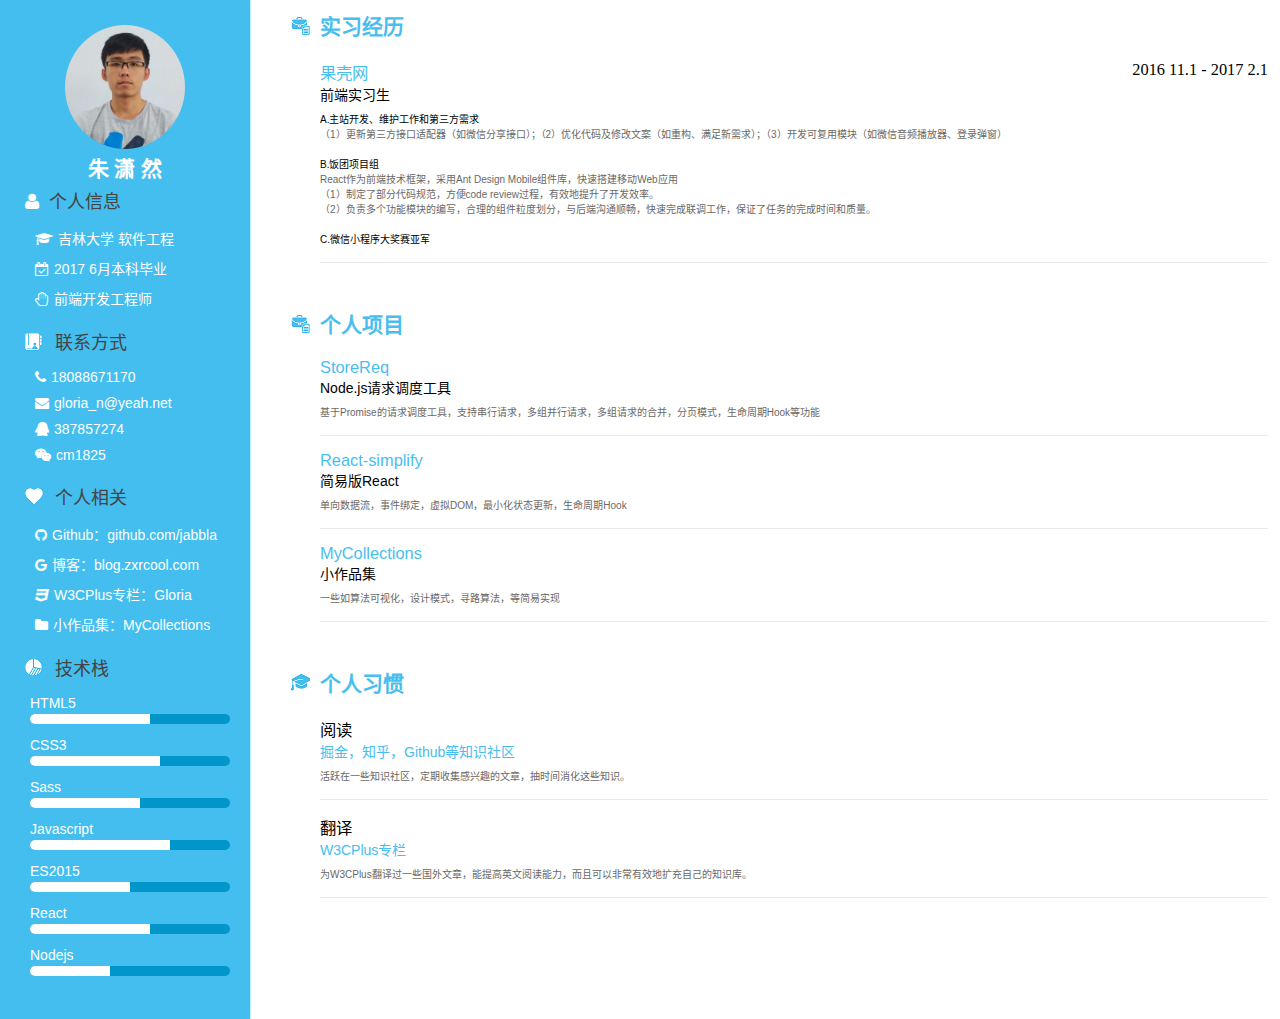
<file: index.html>
<!DOCTYPE html>
<html lang="zh-CN">
<head>
    <meta charset="UTF-8">
    <title>朱潇然的简历</title>
    <link rel="stylesheet" href="reset.css">
    <link rel="stylesheet" href="main.css">
    <link rel="stylesheet" href="common.css">
    <link rel="stylesheet" href="./FA/FA/css/font-awesome.min.css">
</head>
<body>
    <div class="container">
        <div class="bottom clearfix">
            <div class="right fl">
                <div class="inner">
                    <section style="margin-bottom: 10px;" class="self">
                        <img style="width: 120px;border-radius: 50%;margin-left:40px;" src="photo.jpg" alt="">
                        <h2 style="text-align: center;margin-left: -10px;">朱 潇 然</h2>
                    </section>
                    <section class="self">
                        <h2 class="title"><i class="fa fa-user icon" aria-hidden="true"></i>个人信息</h2>
                        <ul class="contact-list">
                            <li class="trem"><i class="fa fa-graduation-cap icon" aria-hidden="true"></i>吉林大学 软件工程</li>
                            <li class="trem"><i class="fa fa-calendar-check-o icon" aria-hidden="true"></i>2017 6月本科毕业</li>
                            <li class="trem"><i class="fa fa-hand-stop-o icon" aria-hidden="true"></i>前端开发工程师</li>
                        </ul>
                    </section>
                    <section class="contact">
                        <h2 class="title">联系方式</h2>
                        <ul class="contact-list">
                            <li class="trem"><i class="fa fa-phone icon" aria-hidden="true"></i>18088671170</li>
                            <li class="trem"><i class="fa fa-envelope icon" aria-hidden="true"></i>gloria_n@yeah.net</li>
                            <li class="trem"><i class="fa fa-qq icon" aria-hidden="true"></i>387857274</li>
                            <li class="trem"><i class="fa fa-weixin icon" aria-hidden="true"></i>cm1825</li>
                        </ul>
                    </section>
                    <section class="relate">
                        <h2 class="title">个人相关</h2>
                        <ul>
                            <li class="trem"><i class="fa fa-github icon" aria-hidden="true"></i>Github：<a href="https://github.com/jabbla" class="link">github.com/jabbla</a></li>
                            <li class="trem"><i class="fa fa-google icon" aria-hidden="true"></i>博客：<a href="https://blog.zxrcool.com" alt="https://blog.zxrcool.com" class="link">blog.zxrcool.com</a></li>
                            <li class="trem"><i class="fa fa-css3 icon" aria-hidden="true"></i>W3CPlus专栏：<a href="http://www.w3cplus.com/blogs/gloria" class="link">Gloria</a></li>
                            <li class="trem"><i class="fa fa-folder icon" aria-hidden="true"></i>小作品集：<a href="http://blog.zxrcool.com/MyCollections" class="link">MyCollections</a></li>
                        </ul>
                    </section>
                    <section class="skill">
                        <h2 class="title">技术栈</h2>
                        <ul>
                            <li class="trem">HTML5 <span class="html bar"></span></li>
                            <li class="trem">CSS3 <span class="css bar"></span></li>
                            <li class="trem">Sass <span class="sass bar"></span></li>
                            <li class="trem">Javascript <span class="js bar"></span></li>
                            <li class="trem">ES2015 <span class="es6 bar"></span></li>
                            <li class="trem">React <span class="vue bar"></span></li>
                            <li class="trem">Nodejs <span class="nodejs bar"></span></li>
                        </ul> 
                    </section>
                </div>
            </div>
            <div class="left fr">
                <div class="project card">
                    <h2 class="title">实习经历</h2>
                    <section class="item">
                        <h3 class="project-name"><span class="primary">果壳网</span><span class="subtitle">2016 11.1 - 2017 2.1</span></h3>
                        <p class="intro">前端实习生</p>
                        <p class="content"><span class="work">A.主站开发、维护工作和第三方需求</span><br/>
                        （1）更新第三方接口适配器（如微信分享接口）；（2）优化代码及修改文案（如重构、满足新需求）；（3）开发可复用模块（如微信音频播放器、登录弹窗）</p>
                        <p class="content"><span class="work">B.饭团项目组</span><br/>
                            React作为前端技术框架，采用Ant Design Mobile组件库，快速搭建移动Web应用<br/>
                            （1）制定了部分代码规范，方便code review过程，有效地提升了开发效率。<br/>
                            （2）负责多个功能模块的编写，合理的组件粒度划分，与后端沟通顺畅，快速完成联调工作，保证了任务的完成时间和质量。
                        </p>
                        <p class="content"><span class="work">C.微信小程序大奖赛亚军</span>
                        </p>
                    </section>
                </div>
                <div class="project card">
                    <h2 class="title">个人项目</h2>
                    <section class="item">
                        <h3 class="project-name"><a class="link" href="https://github.com/jabbla/StoreReq">StoreReq</a></h3>
                        <p class="intro">Node.js请求调度工具</p>
                        <p class="content">基于Promise的请求调度工具，支持串行请求，多组并行请求，多组请求的合并，分页模式，生命周期Hook等功能</p>
                    </section>
                    <section class="item">
                        <h3 class="project-name"> <a href="https://github.com/jabbla/React-simplify" class="link">React-simplify</a></h3>
                        <p class="intro">简易版React</p>
                        <p class="content">单向数据流，事件绑定，虚拟DOM，最小化状态更新，生命周期Hook</p>
                    </section>
                    <section class="item">
                        <h3 class="project-name"> <a href="http://blog.zxrcool.com/MyCollections" class="link">MyCollections</a></h3>
                        <p class="intro">小作品集</p>
                        <p class="content">一些如算法可视化，设计模式，寻路算法，等简易实现</p>
                    </section>
                </div>
                <div class="habbit card">
                    <h2 class="title">个人习惯</h2>
                    <section class="item">
                        <h3 class="project-name">阅读</h3>
                        <p class="intro primary">掘金，知乎，Github等知识社区</p>
                        <p class="content">活跃在一些知识社区，定期收集感兴趣的文章，抽时间消化这些知识。</p>
                    </section>
                    <section class="item">
                        <h3 class="project-name">翻译</h3>
                        <p class="intro"><a href="http://www.w3cplus.com/blogs/gloria" class="link">W3CPlus专栏</a></p>
                        <p class="content">为W3CPlus翻译过一些国外文章，能提高英文阅读能力，而且可以非常有效地扩充自己的知识库。</p>
                    </section>
                </div>
            </div>
        </div>
    </div>
</body>
</html>
</file>
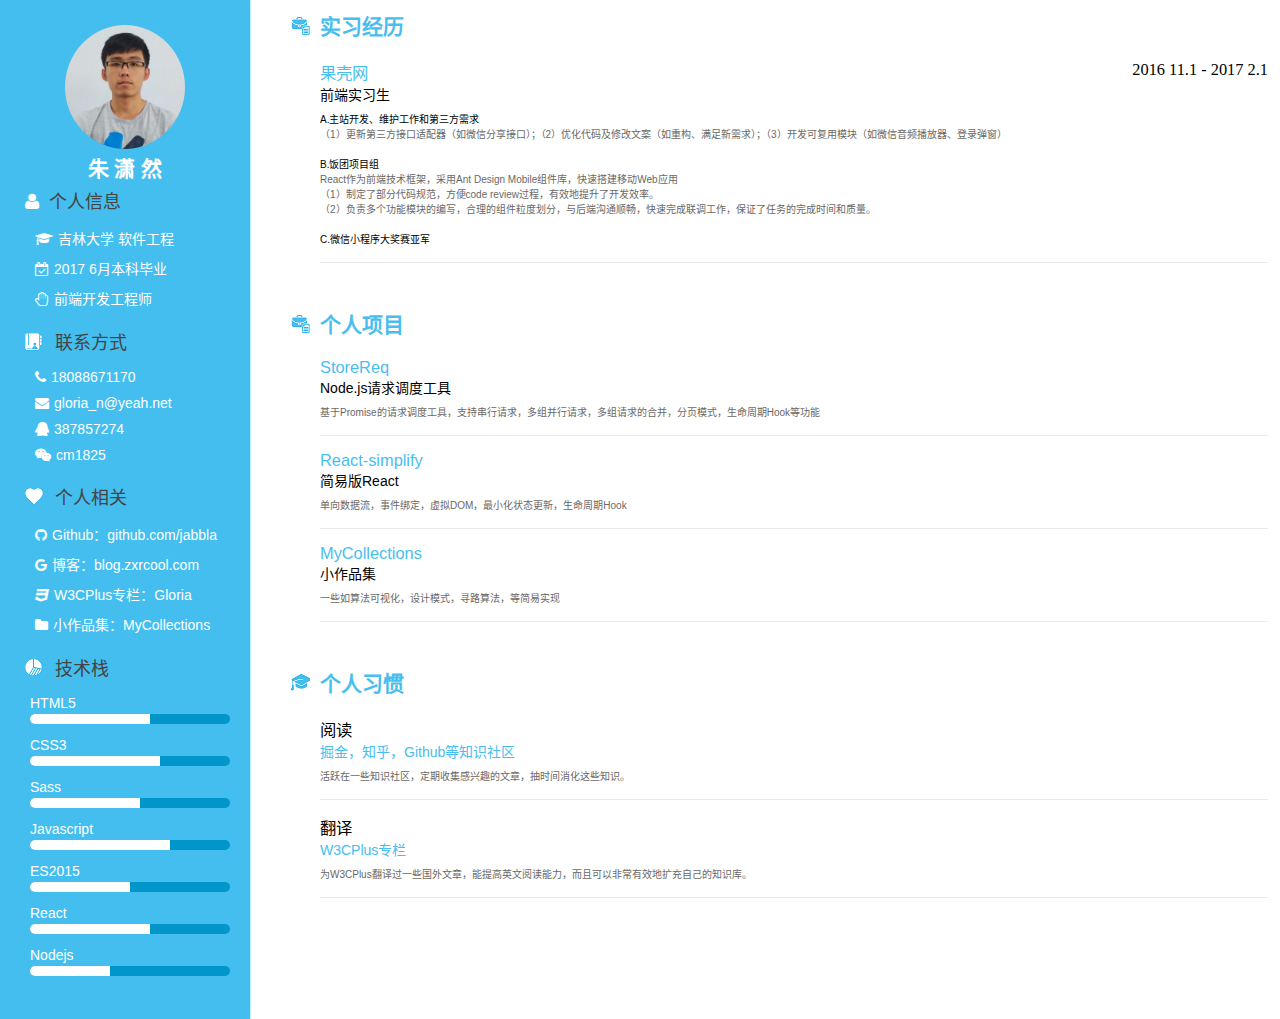
<file: resume 2.0.html>
<!DOCTYPE html>
<html lang="zh-CN">
<head>
    <meta charset="UTF-8">
    <title>朱潇然的简历</title>
    <link rel="stylesheet" href="reset.css">
    <link rel="stylesheet" href="main.css">
    <link rel="stylesheet" href="common.css">
    <link rel="stylesheet" href="./FA/FA/css/font-awesome.css">
</head>
<body>
    <div class="container">
        <div class="bottom clearfix">
            <div class="right fl">
                <div class="inner">
                    <section style="margin-bottom: 10px;" class="self">
                        <img style="width: 120px;border-radius: 50%;margin-left:40px;" src="photo.jpg" alt="">
                        <h2 style="text-align: center;margin-left: -10px;">朱 潇 然</h2>
                    </section>
                    <section class="self">
                        <h2 class="title"><i class="fa fa-user icon" aria-hidden="true"></i>个人信息</h2>
                        <ul class="contact-list">
                            <li class="trem"><i class="fa fa-graduation-cap icon" aria-hidden="true"></i>吉林大学 软件工程</li>
                            <li class="trem"><i class="fa fa-calendar-check-o icon" aria-hidden="true"></i>2017 6月本科毕业</li>
                            <li class="trem"><i class="fa fa-hand-stop-o icon" aria-hidden="true"></i>前端开发工程师</li>
                        </ul>
                    </section>
                    <section class="contact">
                        <h2 class="title">联系方式</h2>
                        <ul class="contact-list">
                            <li class="trem"><i class="fa fa-phone icon" aria-hidden="true"></i>18088671170</li>
                            <li class="trem"><i class="fa fa-envelope icon" aria-hidden="true"></i>gloria_n@yeah.net</li>
                            <li class="trem"><i class="fa fa-qq icon" aria-hidden="true"></i>387857274</li>
                            <li class="trem"><i class="fa fa-weixin icon" aria-hidden="true"></i>cm1825</li>
                        </ul>
                    </section>
                    <section class="relate">
                        <h2 class="title">个人相关</h2>
                        <ul>
                            <li class="trem"><i class="fa fa-github icon" aria-hidden="true"></i>Github：<a href="https://github.com/jabbla" class="link">github.com/jabbla</a></li>
                            <li class="trem"><i class="fa fa-google icon" aria-hidden="true"></i>博客：<a href="https://blog.zxrcool.com" class="link">blog.zxrcool.com</a></li>
                            <li class="trem"><i class="fa fa-css3 icon" aria-hidden="true"></i>W3CPlus专栏：<a href="http://www.w3cplus.com/blogs/gloria" class="link">Gloria</a></li>
                            <li class="trem"><i class="fa fa-folder icon" aria-hidden="true"></i>小作品集：<a href="http://blog.zxrcool.com/MyCollections" class="link">MyCollections</a></li>
                        </ul>
                    </section>
                    <section class="skill">
                        <h2 class="title">技术栈</h2>
                        <ul>
                            <li class="trem">HTML5 <span class="html bar"></span></li>
                            <li class="trem">CSS3 <span class="css bar"></span></li>
                            <li class="trem">Sass <span class="sass bar"></span></li>
                            <li class="trem">Javascript <span class="js bar"></span></li>
                            <li class="trem">ES2015 <span class="es6 bar"></span></li>
                            <li class="trem">React <span class="vue bar"></span></li>
                            <li class="trem">Nodejs <span class="nodejs bar"></span></li>
                        </ul> 
                    </section>
                </div>
            </div>
            <div class="left fr">
                <div class="project card">
                    <h2 class="title">实习经历</h2>
                    <section class="item">
                        <h3 class="project-name"><span class="primary">果壳网</span><span class="subtitle">2016 11.1 - 2017 2.1</span></h3>
                        <p class="intro">前端实习生</p>
                        <p class="content"><span class="work">A.主站开发、维护工作和第三方需求</span><br/>
                        （1）更新第三方接口适配器（如微信分享接口）；（2）优化代码及修改文案（如重构、满足新需求）；（3）开发可复用模块（如微信音频播放器、登录弹窗）</p>
                        <p class="content"><span class="work">B.饭团项目组</span><br/>
                            React作为前端技术框架，采用Ant Design Mobile组件库，快速搭建移动Web应用<br/>
                            （1）制定了部分代码规范，方便code review过程，有效地提升了开发效率。<br/>
                            （2）负责多个功能模块的编写，合理的组件粒度划分，与后端沟通顺畅，快速完成联调工作，保证了任务的完成时间和质量。
                        </p>
                        <p class="content"><span class="work">C.微信小程序大奖赛亚军</span>
                        </p>
                    </section>
                </div>
                <div class="project card">
                    <h2 class="title">个人项目</h2>
                    <section class="item">
                        <h3 class="project-name"><a class="link" href="https://github.com/jabbla/StoreReq">StoreReq</a></h3>
                        <p class="intro">Node.js请求调度工具</p>
                        <p class="content">基于Promise的请求调度工具，支持串行请求，多组并行请求，多组请求的合并，分页模式，生命周期Hook等功能</p>
                    </section>
                    <section class="item">
                        <h3 class="project-name"> <a href="https://github.com/jabbla/React-simplify" class="link">React-simplify</a></h3>
                        <p class="intro">简易版React</p>
                        <p class="content">单向数据流，事件绑定，虚拟DOM，最小化状态更新，生命周期Hook</p>
                    </section>
                    <section class="item">
                        <h3 class="project-name"> <a href="http://blog.zxrcool.com/MyCollections" class="link">MyCollections</a></h3>
                        <p class="intro">小作品集</p>
                        <p class="content">一些如算法可视化，设计模式，寻路算法，等简易实现</p>
                    </section>
                </div>
                <div class="habbit card">
                    <h2 class="title">个人习惯</h2>
                    <section class="item">
                        <h3 class="project-name">阅读</h3>
                        <p class="intro primary">掘金，知乎，Github等知识社区</p>
                        <p class="content">活跃在一些知识社区，定期收集感兴趣的文章，抽时间消化这些知识。</p>
                    </section>
                    <section class="item">
                        <h3 class="project-name">翻译</h3>
                        <p class="intro"><a href="http://www.w3cplus.com/blogs/gloria" class="link">W3CPlus专栏</a></p>
                        <p class="content">为W3CPlus翻译过一些国外文章，能提高英文阅读能力，而且可以非常有效地扩充自己的知识库。</p>
                    </section>
                </div>
            </div>
        </div>
    </div>
</body>
</html>
</file>
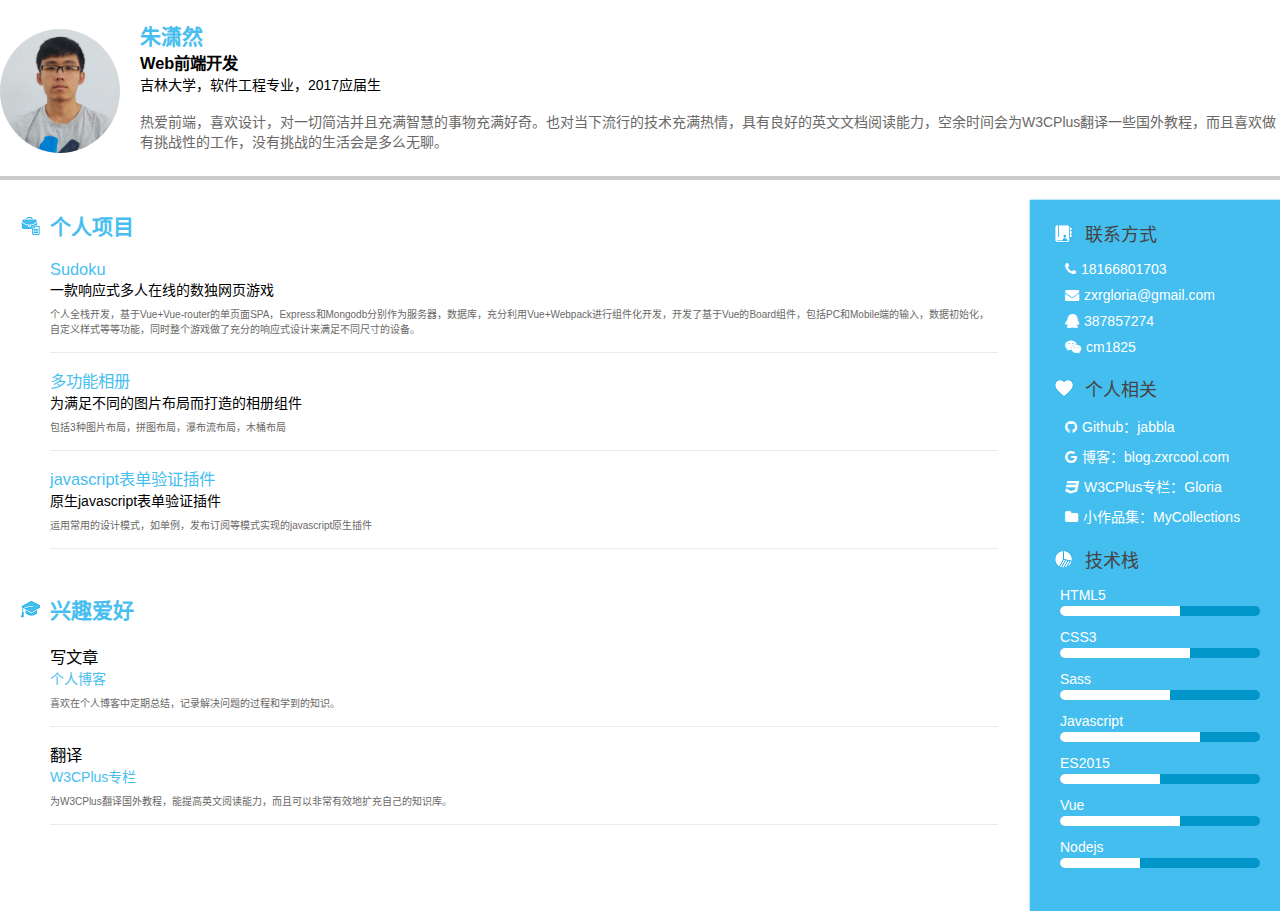
<file: resume.html>
<!DOCTYPE html>
<html lang="zh-CN">
<head>
    <meta charset="UTF-8">
    <title>朱潇然的简历</title>
    <link rel="stylesheet" href="reset.css">
    <link rel="stylesheet" href="main.css">
    <link rel="stylesheet" href="common.css">
    <link rel="stylesheet" href="./FA/FA/css/font-awesome.css">
</head>
<body>
    <div class="container">
        <div class="top">
            <div class="photo-wraper fl">
                <img src="photo.jpg" alt="" class="photo">    
            </div>
            
            <div class="info fl">
                <h2 class="name">朱潇然</h2>
                <h3 class="direction">Web前端开发</h3>
                <p class="presentation">
                    吉林大学，软件工程专业，2017应届生
                    <p  class="grey" style="position: absolute; bottom: 25px;">
                        热爱前端，喜欢设计，对一切简洁并且充满智慧的事物充满好奇。也对当下流行的技术充满热情，具有良好的英文文档阅读能力，空余时间会为W3CPlus翻译一些国外教程，而且喜欢做有挑战性的工作，没有挑战的生活会是多么无聊。    
                    </p>
                </p>
            </div>
        </div>
        <div class="bottom clearfix">
            <div class="left fl">
                <div class="project card">
                    <h2 class="title">个人项目</h2>
                    <section class="item">
                        <h3 class="project-name"><a class="link" href="http://sudo.zxrcool.com">Sudoku</a></h3>
                        <p class="intro">一款响应式多人在线的数独网页游戏</p>
                        <p class="content">个人全栈开发，基于Vue+Vue-router的单页面SPA，Express和Mongodb分别作为服务器，数据库，充分利用Vue+Webpack进行组件化开发，开发了基于Vue的Board组件，包括PC和Mobile端的输入，数据初始化，自定义样式等等功能，同时整个游戏做了充分的响应式设计来满足不同尺寸的设备。</p>
                    </section>
                    <section class="item">
                        <h3 class="project-name"> <a href="https://github.com/jabbla/MyCollections/tree/master/muti_album" class="link">多功能相册</a></h3>
                        <p class="intro">为满足不同的图片布局而打造的相册组件</p>
                        <p class="content">包括3种图片布局，拼图布局，瀑布流布局，木桶布局</p>
                    </section>
                    <section class="item">
                        <h3 class="project-name"> <a href="https://github.com/jabbla/MyCollections/tree/master/form_validate" class="link">javascript表单验证插件</a></h3>
                        <p class="intro">原生javascript表单验证插件</p>
                        <p class="content">运用常用的设计模式，如单例，发布订阅等模式实现的javascript原生插件</p>
                    </section>
                </div>
                <div class="habbit card">
                    <h2 class="title">兴趣爱好</h2>
                    <section class="item">
                        <h3 class="project-name">写文章</h3>
                        <p class="intro"> <a href="http://blog.zxrcool.com" class="link">个人博客</a> </p>
                        <p class="content">喜欢在个人博客中定期总结，记录解决问题的过程和学到的知识。</p>
                    </section>
                    <section class="item">
                        <h3 class="project-name">翻译</h3>
                        <p class="intro"> <a href="http://www.w3cplus.com/blogs/gloria" class="link">W3CPlus专栏</a></p>
                        <p class="content">为W3CPlus翻译国外教程，能提高英文阅读能力，而且可以非常有效地扩充自己的知识库。</p>
                    </section>
                </div>
            </div>
            <div class="right fr">
                <div class="inner">
                    <section class="contact">
                        <h2 class="title">联系方式</h2>
                        <ul class="contact-list">
                            <li class="trem"><i class="fa fa-phone icon" aria-hidden="true"></i>18166801703</li>
                            <li class="trem"><i class="fa fa-envelope icon" aria-hidden="true"></i>zxrgloria@gmail.com</li>
                            <li class="trem"><i class="fa fa-qq icon" aria-hidden="true"></i>387857274</li>
                            <li class="trem"><i class="fa fa-weixin icon" aria-hidden="true"></i>cm1825</li>
                        </ul>
                    </section>
                    <section class="relate">
                        <h2 class="title">个人相关</h2>
                        <ul>
                            <li class="trem"><i class="fa fa-github icon" aria-hidden="true"></i>Github：<a href="https://github.com/jabbla" class="link">jabbla</a></li>
                            <li class="trem"><i class="fa fa-google icon" aria-hidden="true"></i>博客：<a href="https://blog.zxrcool.com" class="link">blog.zxrcool.com</a></li>
                            <li class="trem"><i class="fa fa-css3 icon" aria-hidden="true"></i>W3CPlus专栏：<a href="http://www.w3cplus.com/blogs/gloria" class="link">Gloria</a></li>
                            <li class="trem"><i class="fa fa-folder icon" aria-hidden="true"></i>小作品集：<a href="http://blog.zxrcool.com/MyCollections" class="link">MyCollections</a></li>
                        </ul>
                    </section>
                    <section class="skill">
                        <h2 class="title">技术栈</h2>
                        <ul>
                            <li class="trem">HTML5 <span class="html bar"></span></li>
                            <li class="trem">CSS3 <span class="css bar"></span></li>
                            <li class="trem">Sass <span class="sass bar"></span></li>
                            <li class="trem">Javascript <span class="js bar"></span></li>
                            <li class="trem">ES2015 <span class="es6 bar"></span></li>
                            <li class="trem">Vue <span class="vue bar"></span></li>
                            <li class="trem">Nodejs <span class="nodejs bar"></span></li>
                        </ul> 
                    </section>
                </div>
            </div>
        </div>
    </div>
</body>
</html>
</file>
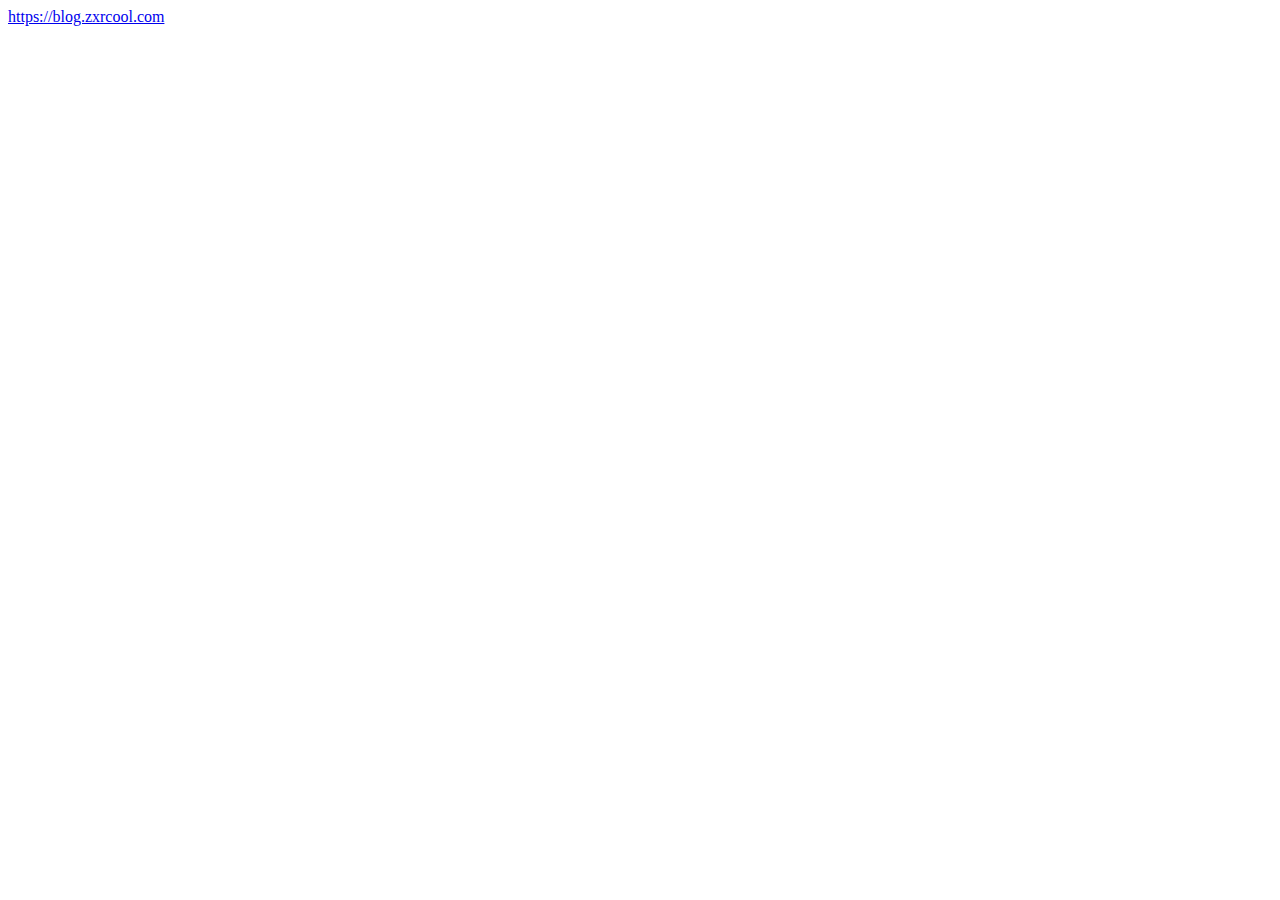
<file: test.html>
<!DOCTYPE html>
<html lang="en">
<head>
    <meta charset="UTF-8">
    <meta name="viewport" content="width=device-width, initial-scale=1.0">
    <meta http-equiv="X-UA-Compatible" content="ie=edge">
    <title>Document</title>
</head>
<body>
    <a href="https://blog.zxrcool.com">https://blog.zxrcool.com</a>
</body>
</html>
</file>
<file: main.css>
body {
    font: 14px "open sans", "Helvetica Neue", "Microsoft Yahei", Helvetica, Arial, sans-serif;
}

/* TOP区域 */
.top {
    height: 180px;
    border-bottom: 4px solid #ccc;
    margin-bottom: 20px;
    overflow: hidden;
    position: relative;
}
.top .photo-wraper {
    height: 180px;
    line-height: 180px;
}
.top .photo {
    width: 120px;
    border-radius: 50%;
    vertical-align: middle;
}
.top .info {
    width: calc(100% - 200px);
    padding: 20px;
}
.info h2 {
    color: #48BEEF;
}
.grey {
    color: #6A6866;
}
/* Bottom Left区域 */

.bottom .left {
    width: calc(100% - 270px);
}
.intro {
    margin-bottom: 8px;
}
.left .card {
    border-radius: 2px;
    padding: 15px 12px 10px 50px;
    margin-bottom: 10px;
}
.card .title {
    color: #48BEEF;
    margin-bottom: 20px;
}
.card .title::before {
    content: '';
    display: block;
    width: 20px;
    height: 20px;
    margin-left: -30px;
    margin-bottom: -25px;

}
.card.project .title::before {
    background-image: url(./work.png);
}
.card.habbit .title::before {
    background-image: url(./habbit.png);
}

.card .item {
    border-bottom: 1px solid #EAEAEA;
    margin-bottom: 15px;
}
.card .project-name {
    padding: 0 0;
}
.card .project-name .subtitle {
    font-family: -webkit-pictograph;
    display: inline-block;
    float: right;
}
.card .content {
    color: #6A6866;
    padding-bottom: 15px;
    font-size: 10px;
    line-height: 1.5;
}
.card .work {
    color: black;
}
.card h3 {
    font-weight: 500;
}
.left .link {
    color: #48BEEF;
}
/* Bottom Right区域 */
.bottom .right {
    width: 250px;
    background-color: #44BEEF;
    box-shadow: 0 0 2px #44BEEF;
    color: white;
    padding: 25px 15px 15px 25px;

}
.right .title::before {
    content: '';
    display: block;
    width: 20px;
    height: 20px;

    margin-left: -30px;
    margin-bottom: -25px;
}
.contact .title::before {
    background-image: url(./contact.png);
}
.relate .title::before {
    background-image: url(./site.png);   
}
.skill .title::before {
    background-image: url(./skill.png);   
}
.right .title {
    font-size: 18px;
    font-weight: 500;
    margin-bottom: 10px;
    color: #464443;
    padding-left: 30px;
}
.self .title {
    padding-left: 0;
}
.self .title i {
    margin-right: 10px;
    color: white;
}
.right li {
    padding: 5px;
}
.right ul {
    margin-bottom: 20px;
}
.right li .icon {
    padding: 0 5px;

}
.link {
    color:white;
}
.skill .trem {
    overflow: hidden;
}
.skill .bar {
    position: relative;
    display: inline-block;
    width: 200px;
    height: 10px;
    background-color: #0096C9;
    overflow: hidden;
    border-radius: 10px;

}
.skill .bar::before {
    content: '';
    display: block;
    width: 90%;
    height: 100%;
    position: absolute;
    background-color: white;
}
.html::before {
    left: calc(70% - 100%);
}
.css::before {
    left: calc(75% - 100%);
}
.sass::before {
    left: calc(65% - 100%);
}
.js::before {
    left: calc(80% - 100%);
}
.js::before {
    left: calc(80% - 100%);
}
.es6::before {
    left: calc(60% - 100%);
}
.vue::before {
    left: calc(70% - 100%);
}
.nodejs::before {
    left: calc(50% - 100%);
}
</file>
<file: common.css>
.fl {
	float: left;
}
.fr {
	float: right;
}
.clearfix::after{
	content: '';
	display: table;
	clear: both;
}
.primary {
	color: #48BEEF;
}
</file>
